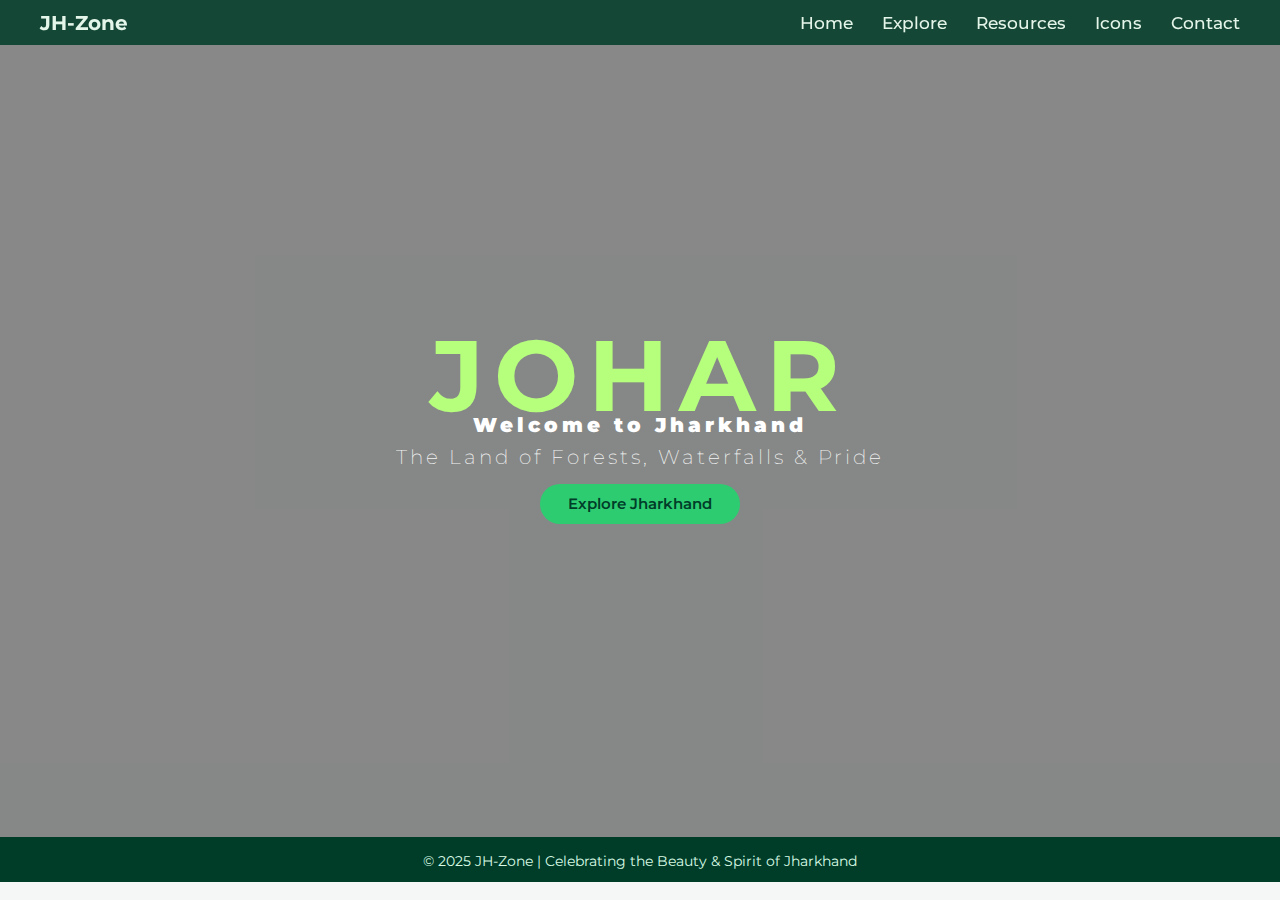
<file: index.html>
<!DOCTYPE html>
<html lang="en">
<head>
    <meta charset="UTF-8">
    <meta name="viewport" content="width=device-width, initial-scale=1.0">
    <title>JH-Zone | Jharkhand</title>
    <link rel="icon" href="images/mountain.png" type="image/x-icon">

    <link href="https://fonts.googleapis.com/css2?family=Montserrat:wght@300;400;600;700&display=swap" rel="stylesheet">
    <link rel="stylesheet" href="jh.css">
</head>
<body>

<header class="header">
    <div class="logo">JH-Zone</div>
    <nav class="navbar">
        <a href="index.html">Home</a>
        <a href="explore_extra/explore.html">Explore</a>
        <!-- <a href="#">Culture</a> -->
        <a href="resources/resources.html">Resources</a>
        <a href="Icons/icons.html">Icons</a>
        <!-- <a href="#">News & Sports</a> -->
        <a href="contact/contact.html">Contact</a>
    </nav>
</header>

<main>
    <section class="hero">
        <div class="overlay"></div>
        <div class="hero-content">
            <h1>JOHAR</h1>
            <h2>Welcome to Jharkhand</h2>
            <p>The Land of Forests, Waterfalls & Pride</p>
            <a href="explore_extra/explore.html" class="btn">Explore Jharkhand</a>
        </div>
    </section>
</main>

<footer class="footer">
    © 2025 JH-Zone | Celebrating the Beauty & Spirit of Jharkhand
</footer>

</body>
</html>
</file>
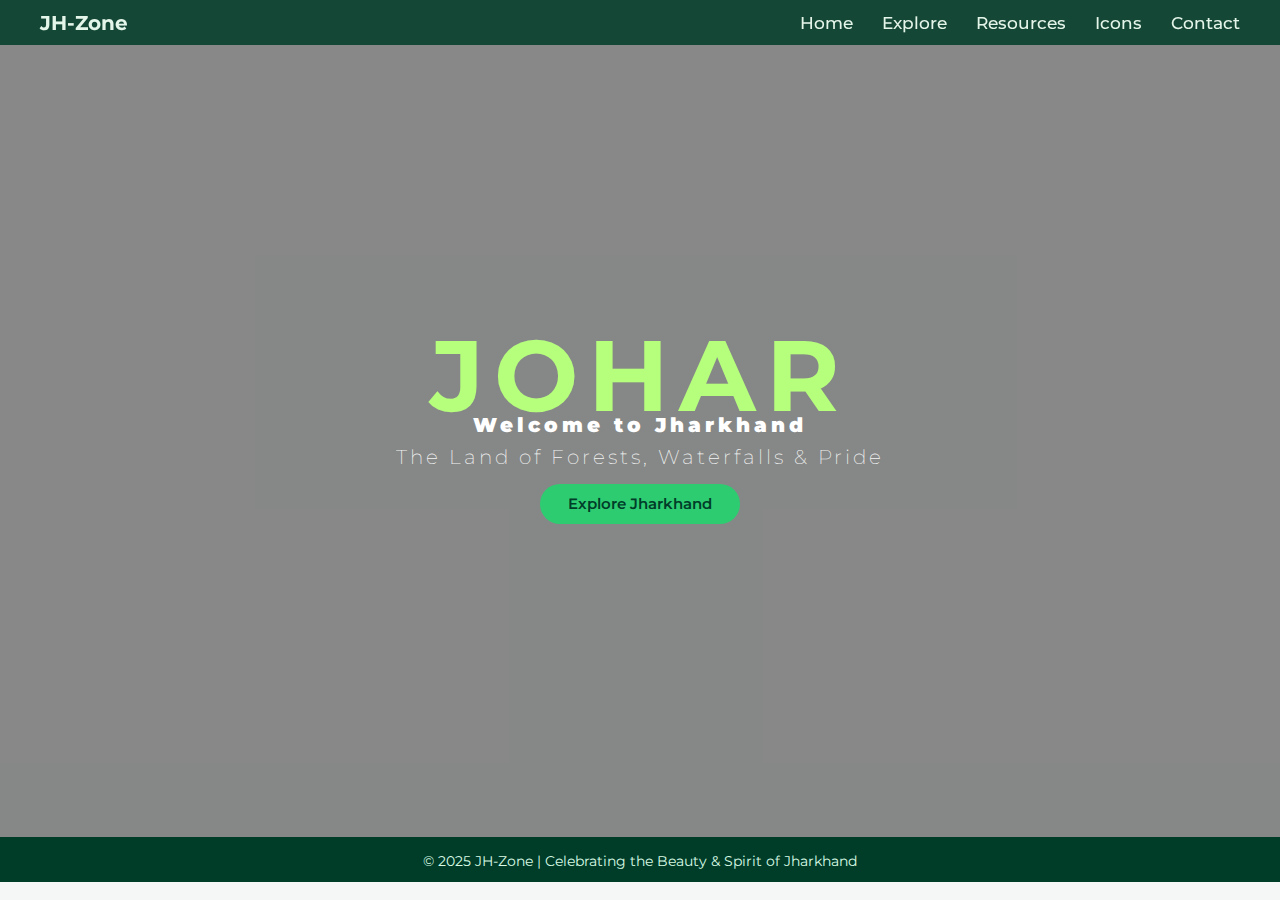
<file: jh.html>
<!DOCTYPE html>
<html lang="en">
<head>
    <meta charset="UTF-8">
    <meta name="viewport" content="width=device-width, initial-scale=1.0">
    <title>JH-Zone | Jharkhand</title>
    <link rel="icon" href="images/mountain.png" type="image/x-icon">

    <link href="https://fonts.googleapis.com/css2?family=Montserrat:wght@300;400;600;700&display=swap" rel="stylesheet">
    <link rel="stylesheet" href="jh.css">
</head>
<body>

<header class="header">
    <div class="logo">JH-Zone</div>
    <nav class="navbar">
        <a href="jh.html">Home</a>
        <a href="explore_extra/explore.html">Explore</a>
        <!-- <a href="#">Culture</a> -->
        <a href="resources/resources.html">Resources</a>
        <a href="Icons/icons.html">Icons</a>
        <!-- <a href="#">News & Sports</a> -->
        <a href="contact/contact.html">Contact</a>
    </nav>
</header>

<main>
    <section class="hero">
        <div class="overlay"></div>
        <div class="hero-content">
            <h1>JOHAR</h1>
            <h2>Welcome to Jharkhand</h2>
            <p>The Land of Forests, Waterfalls & Pride</p>
            <a href="explore_extra/explore.html" class="btn">Explore Jharkhand</a>
        </div>
    </section>
</main>

<footer class="footer">
    © 2025 JH-Zone | Celebrating the Beauty & Spirit of Jharkhand
</footer>

</body>
</html>
</file>
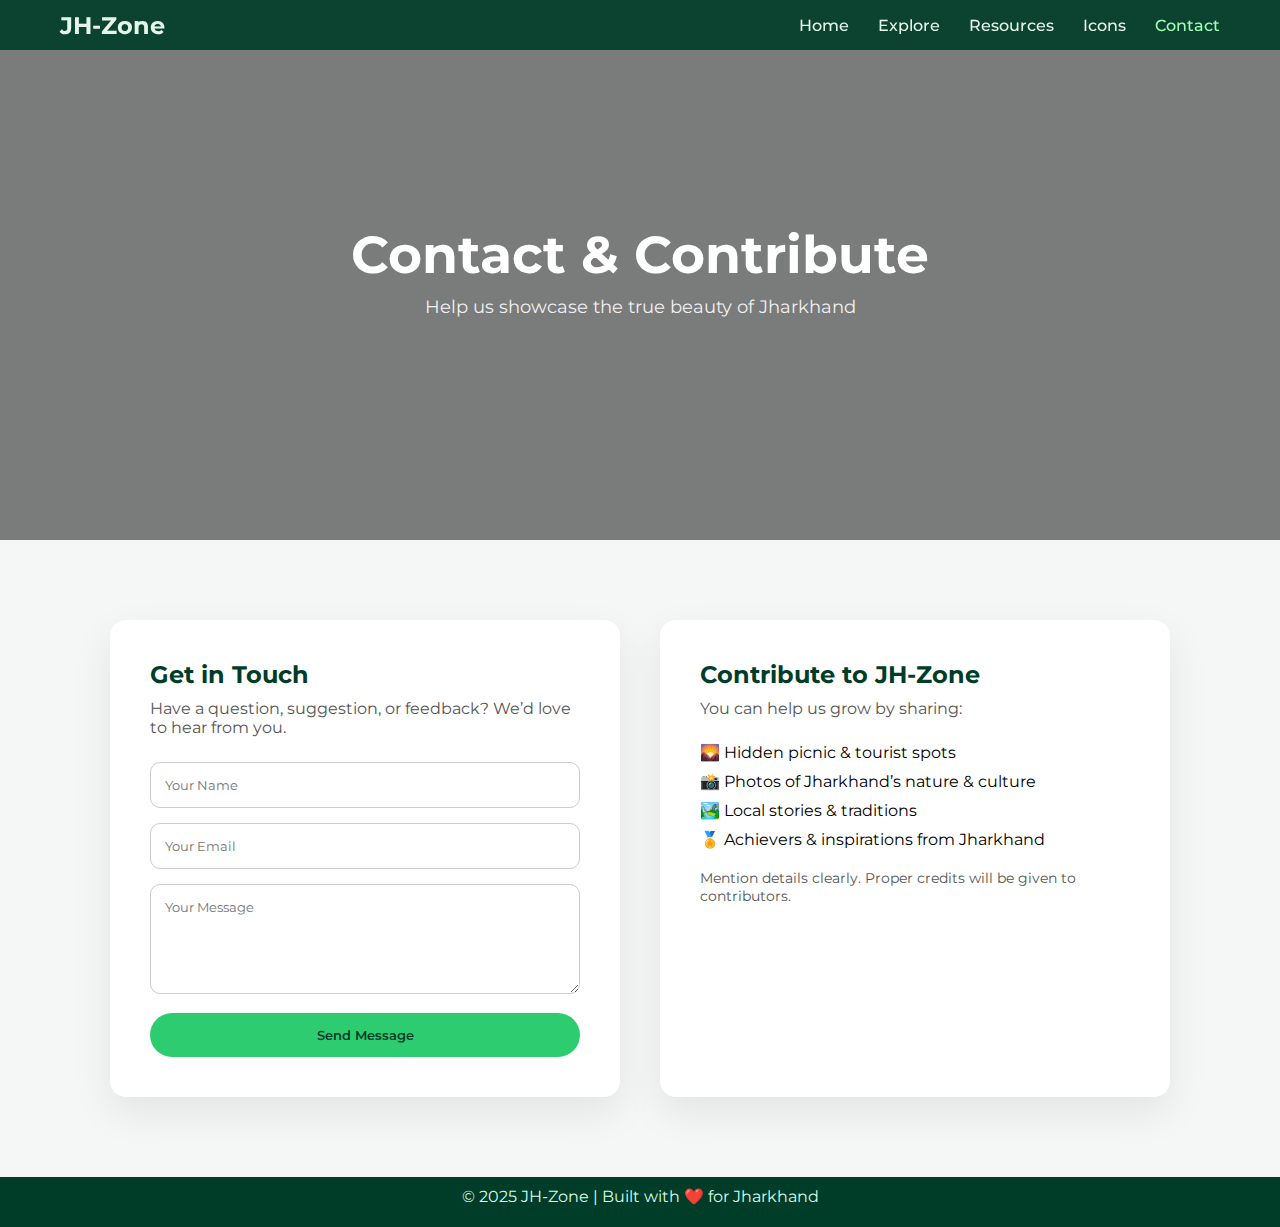
<file: contact/contact.html>
<!DOCTYPE html>
<html lang="en">
<head>
    <meta charset="UTF-8">
    <meta name="viewport" content="width=device-width, initial-scale=1.0">
    <title>Contact & Contribute | JH-Zone</title>
    <link rel="icon" href="../images/mountain.png", type ="image-x/icon">

    <link href="https://fonts.googleapis.com/css2?family=Montserrat:wght@300;400;600;700&display=swap" rel="stylesheet">
    <link rel="stylesheet" href="contact.css">
</head>
<body>

<header class="header">
    <div class="logo">JH-Zone</div>
    <nav class="navbar">
        <a href="../jh.html">Home</a>
        <a href="../explore_extra/explore.html">Explore</a>
        <!-- <a href="../">Culture</a> -->
        <a href="../resources/resources.html">Resources</a>
        <a href="../Icons/icons.html">Icons</a>
        <!-- <a href="#">News & Sports</a> -->
        <a href="contact.html" class="active">Contact</a>
    </nav>
</header>

<section class="contact-hero">
    <div class="overlay"></div>
    <div class="hero-text">
        <h1>Contact & Contribute</h1>
        <p>Help us showcase the true beauty of Jharkhand</p>
    </div>
</section>

<section class="contact-section">

    <!-- Contact Form -->
    <div class="contact-box">
        <h2>Get in Touch</h2>
        <p>Have a question, suggestion, or feedback? We’d love to hear from you.</p>

        <form>
            <input type="text" placeholder="Your Name" required>
            <input type="email" placeholder="Your Email" required>
            <textarea placeholder="Your Message" rows="5" required></textarea>
            <button type="submit">Send Message</button>
        </form>
    </div>

    <!-- Contribution Section -->
    <div class="contribute-box">
        <h2>Contribute to JH-Zone</h2>
        <p>You can help us grow by sharing:</p>
        <ul>
            <li>🌄 Hidden picnic & tourist spots</li>
            <li>📸 Photos of Jharkhand’s nature & culture</li>
            <li>🏞️ Local stories & traditions</li>
            <li>🏅 Achievers & inspirations from Jharkhand</li>
        </ul>

        <p class="note">
            Mention details clearly. Proper credits will be given to contributors.
        </p>
    </div>

</section>

<footer class="footer">
    © 2025 JH-Zone | Built with ❤️ for Jharkhand
</footer>

</body>
</html>
</file>
<file: jh.css>
*{
    margin: 0;
    padding: 0;
    box-sizing: border-box;
    font-family: 'Montserrat', sans-serif;
}

body{
    background-color: #f5f7f6;
}

/* ---------- Header ---------- */
.header{
    position: fixed;
    top: 0;
    width: 100%;
    height: 45px;
    background: rgba(0, 60, 40, 0.85);
    display: flex;
    align-items: center;
    justify-content: space-between;
    padding: 0 40px;
    z-index: 1000;
}

.logo{
    color: #e4f5e9;
    font-size: 20px;
    font-weight: 700;
}

.navbar a{
    color: #e4f5e9;
    text-decoration: none;
    margin-left: 25px;
    font-size: 17px;
    font-weight: 500;
    transition: color 0.3s;
}

.navbar a:hover{
    color: #9dffb3;
}

/* ---------- Hero Section ---------- */
.hero{
    height: 93vh;
    background: url("https://images.unsplash.com/photo-1619500765355-8ba767d6e261?q=80&w=1994&auto=format&fit=crop&ixlib=rb-4.1.0&ixid=M3wxMjA3fDB8MHxwaG90by1wYWdlfHx8fGVufDB8fHx8fA%3D%3D.jpg") center/cover no-repeat;
    position: relative;
    display: flex;
    align-items: center;
    justify-content: center;
    text-align: center;
}

.overlay{
    position: absolute;
    inset: 0;
    background: rgba(0, 0, 0, 0.45);
}

.hero-content{
    position: relative;
    color: #ffffff;
    padding: 20px;
}

.hero-content h1{
    font-size: 100px;
    font-weight: 700;
    letter-spacing: 10px;
    color: #b6ff7d;
}

.hero-content h2{
    font-size: 20px;
    font-weight:900;
    margin-top: -23px;
    letter-spacing: 4px;
}

.hero-content p{
    margin-top: 8px;
    font-size: 20px;
    opacity: 0.9;
    font-weight:200;
    letter-spacing: 3px;
}


.btn{
    display: inline-block;
    height:40px;
    width:200px;
    margin-top: 15px;
    padding: 10px 5px;
    background: #2ecc71;
    color: #003d29;
    text-decoration: none;
    font-size:15px;
    font-weight: 600;
    border-radius: 30px;
    transition: transform 0.3s, background 0.3s;
}

.btn:hover{
    background: #a3ffbf;
    transform: translateY(-4px);
}

/* ---------- Footer ---------- */
.footer{
    width: 100%;
    height: 45px;
    background: #003d29;
    color: #d9fbe5;
    text-align: center;
    padding: 15px;
    font-size: 14px;
}
</file>
<file: contact/contact.css>
*{
    margin: 0;
    padding: 0;
    box-sizing: border-box;
    font-family: 'Montserrat', sans-serif;
}

body{
    background: #f5f7f6;
}

/* Header */
.header{
    position: fixed;
    top: 0;
    width: 100%;
    height: 50px;
    background: rgba(0, 60, 40, 0.9);
    display: flex;
    justify-content: space-between;
    align-items: center;
    padding: 0 60px;
    z-index: 1000;
}

.logo{
    color: #e4f5e9;
    font-size: 24px;
    font-weight: 700;
}

.navbar a{
    color: #e4f5e9;
    text-decoration: none;
    margin-left: 25px;
    font-weight: 500;
}

.navbar a.active,
.navbar a:hover{
    color: #9dffb3;
}

/* Hero */
.contact-hero{
    height: 60vh;
    background: url("https://plus.unsplash.com/premium_photo-1661659423305-215e4602707f?q=80&w=2070&auto=format&fit=crop&ixlib=rb-4.1.0&ixid=M3wxMjA3fDB8MHxwaG90by1wYWdlfHx8fGVufDB8fHx8fA%3D%3D.jpg") center/cover no-repeat;
    position: relative;
    display: flex;
    align-items: center;
    justify-content: center;
    text-align: center;
}

.overlay{
    position: absolute;
    inset: 0;
    background: rgba(0,0,0,0.5);
}

.hero-text{
    position: relative;
    color: #fff;
}

.hero-text h1{
    font-size: 52px;
    margin-bottom: 10px;
}

.hero-text p{
    font-size: 18px;
    opacity: 0.9;
}

/* Contact Section */
.contact-section{
    max-width: 1100px;
    margin: 80px auto;
    padding: 0 20px;
    display: grid;
    grid-template-columns: 1fr 1fr;
    gap: 40px;
}

.contact-box,
.contribute-box{
    background: #ffffff;
    padding: 40px;
    border-radius: 16px;
    box-shadow: 0 15px 40px rgba(0,0,0,0.08);
}

.contact-box h2,
.contribute-box h2{
    color: #003d29;
    margin-bottom: 10px;
}

.contact-box p,
.contribute-box p{
    color: #555;
    margin-bottom: 25px;
}

.contact-box input,
.contact-box textarea{
    width: 100%;
    padding: 14px;
    margin-bottom: 15px;
    border-radius: 10px;
    border: 1px solid #ccc;
}

.contact-box button{
    background: #2ecc71;
    color: #003d29;
    border: none;
    padding: 14px;
    width: 100%;
    border-radius: 25px;
    font-weight: 600;
    cursor: pointer;
}

.contact-box button:hover{
    background: #a3ffbf;
}

/* Contribution */
.contribute-box ul{
    list-style: none;
    margin-bottom: 20px;
}

.contribute-box ul li{
    margin-bottom: 10px;
    font-size: 16px;
}

.note{
    font-size: 14px;
    color: #777;
}

/* Footer */
.footer{
    height: 50px;
    background: #003d29;
    color: #d9fbe5;
    text-align: center;
    padding: 10px;
}
</file>
